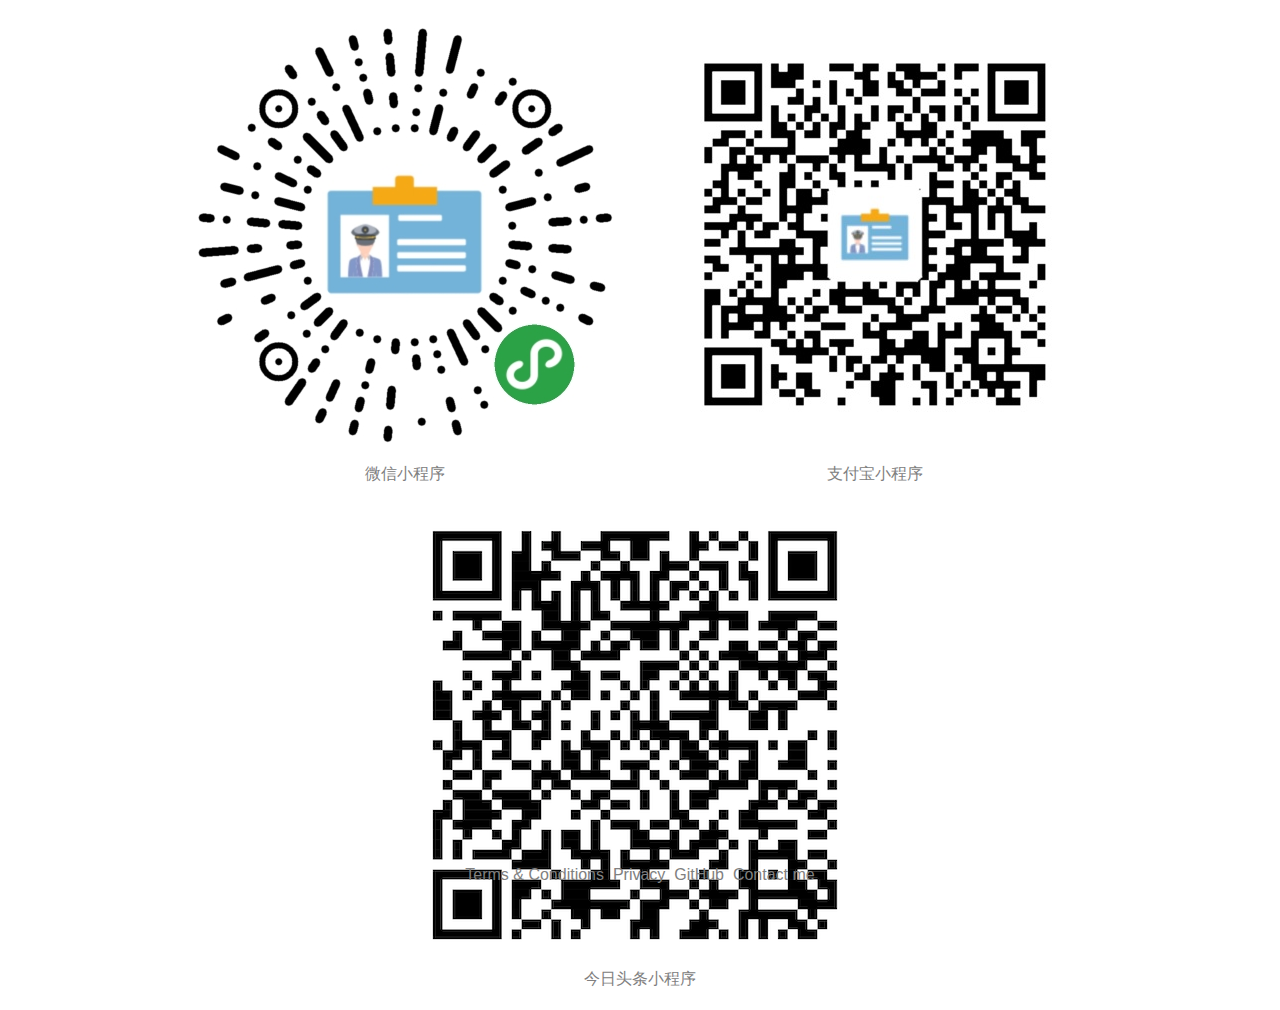
<file: index.html>
<!DOCTYPE html>
<html lang="en">
<head>
    <meta charset="utf-8">
    <title>Cwamp</title>
    <meta http-equiv="X-UA-Compatible" content="IE=edge">
    <meta name="viewport" content="width=device-width,initial-scale=1.0">
    <link rel="icon" href="https://apps.upcwangying.com/rn/demo/image.57x57.png">
    <link href="./css/app.css" rel="stylesheet" type="text/css" media="all" />
    <link href="./css/demo.css" rel="stylesheet" type="text/css" media="all" />
</head>
<body>
    <div class="wrapper">
        <div class="container">
            <div class="img-container" onmouseenter="onMouseEnter(this)" onmouseleave="onMouseLeave(this)">
                <div id="overlay" class="hidden">
                    <span>扫码隐藏</span>
                </div>
                <img src="./images/wechat-code.jpg" />
            </div>
            <a href="#" class="title">微信小程序</a>
        </div>
        <div class="container">
            <div class="img-container" onmouseenter="onMouseEnter(this)" onmouseleave="onMouseLeave(this)">
                <div id="overlay" class="hidden">
                    <span>扫码隐藏</span>
                </div>
                <img src="./images/alipay-code.jpg" />
            </div>
            <a href="#" class="title">支付宝小程序</a>
        </div>
        <div class="container">
            <div class="img-container" onmouseenter="onMouseEnter(this)" onmouseleave="onMouseLeave(this)">
                <div id="overlay" class="hidden">
                    <span>扫码隐藏</span>
                </div>
                <img src="./images/toutiao-code.png" />
            </div>
            <a href="#" class="title">今日头条小程序</a>
        </div>
    </div>
    <div class="terms-wrapper">
        <a class="terms" href="./terms-and-conditions.html" target="_blank">Terms &amp; Conditions</a>&nbsp;&nbsp;
        <a class="terms" href="./privacy.html" target="_blank">Privacy</a>&nbsp;&nbsp;
        <a class="terms" href="https://github.com/cwamp" target="_blank">GitHub</a>&nbsp;&nbsp;
        <a href="mailto:me@upcwangying.com">Contact me</a>
    </div>
</body>
<script type="text/javascript">
    function onMouseEnter(ele) {
        const overlay = ele.firstElementChild;
        overlay.className = "overlay";
    }

    function onMouseLeave(ele) {
        const overlay = ele.firstElementChild;
        overlay.className = "hidden";
    }
</script>
</html>
</file>
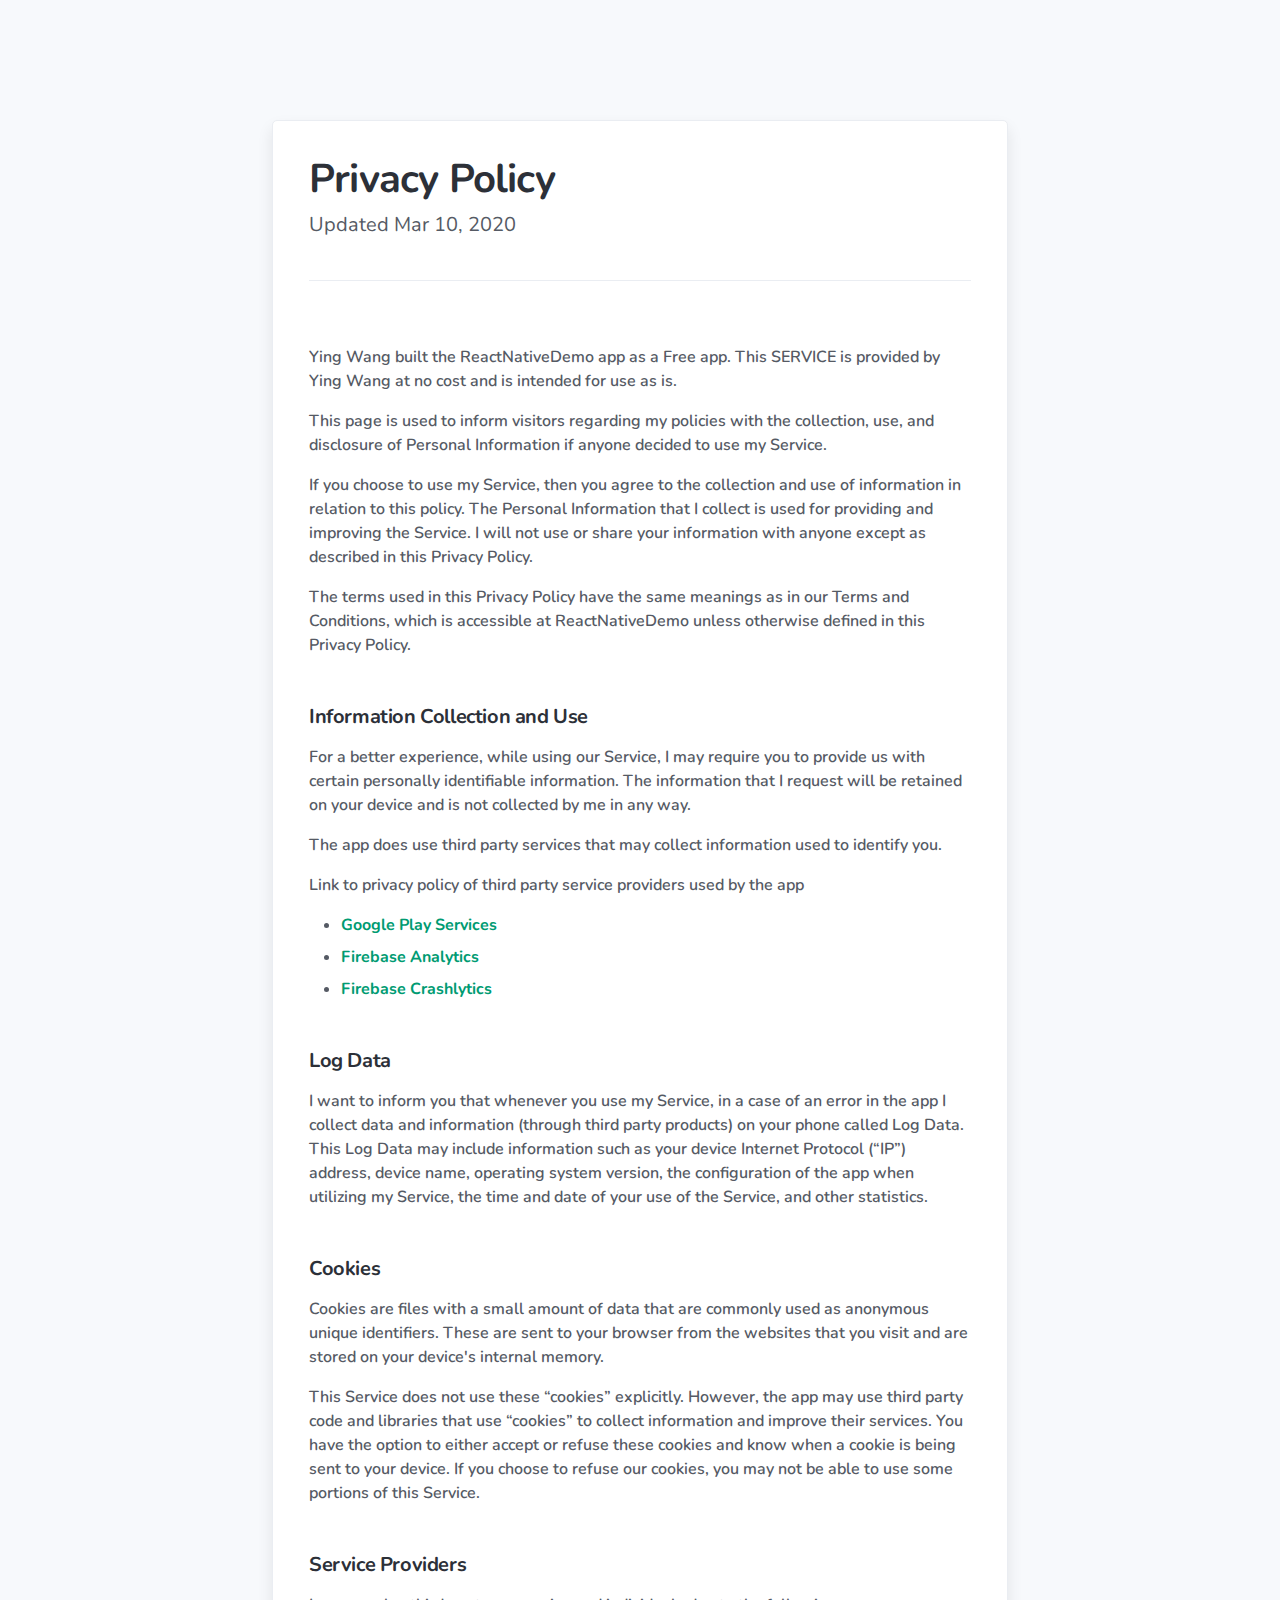
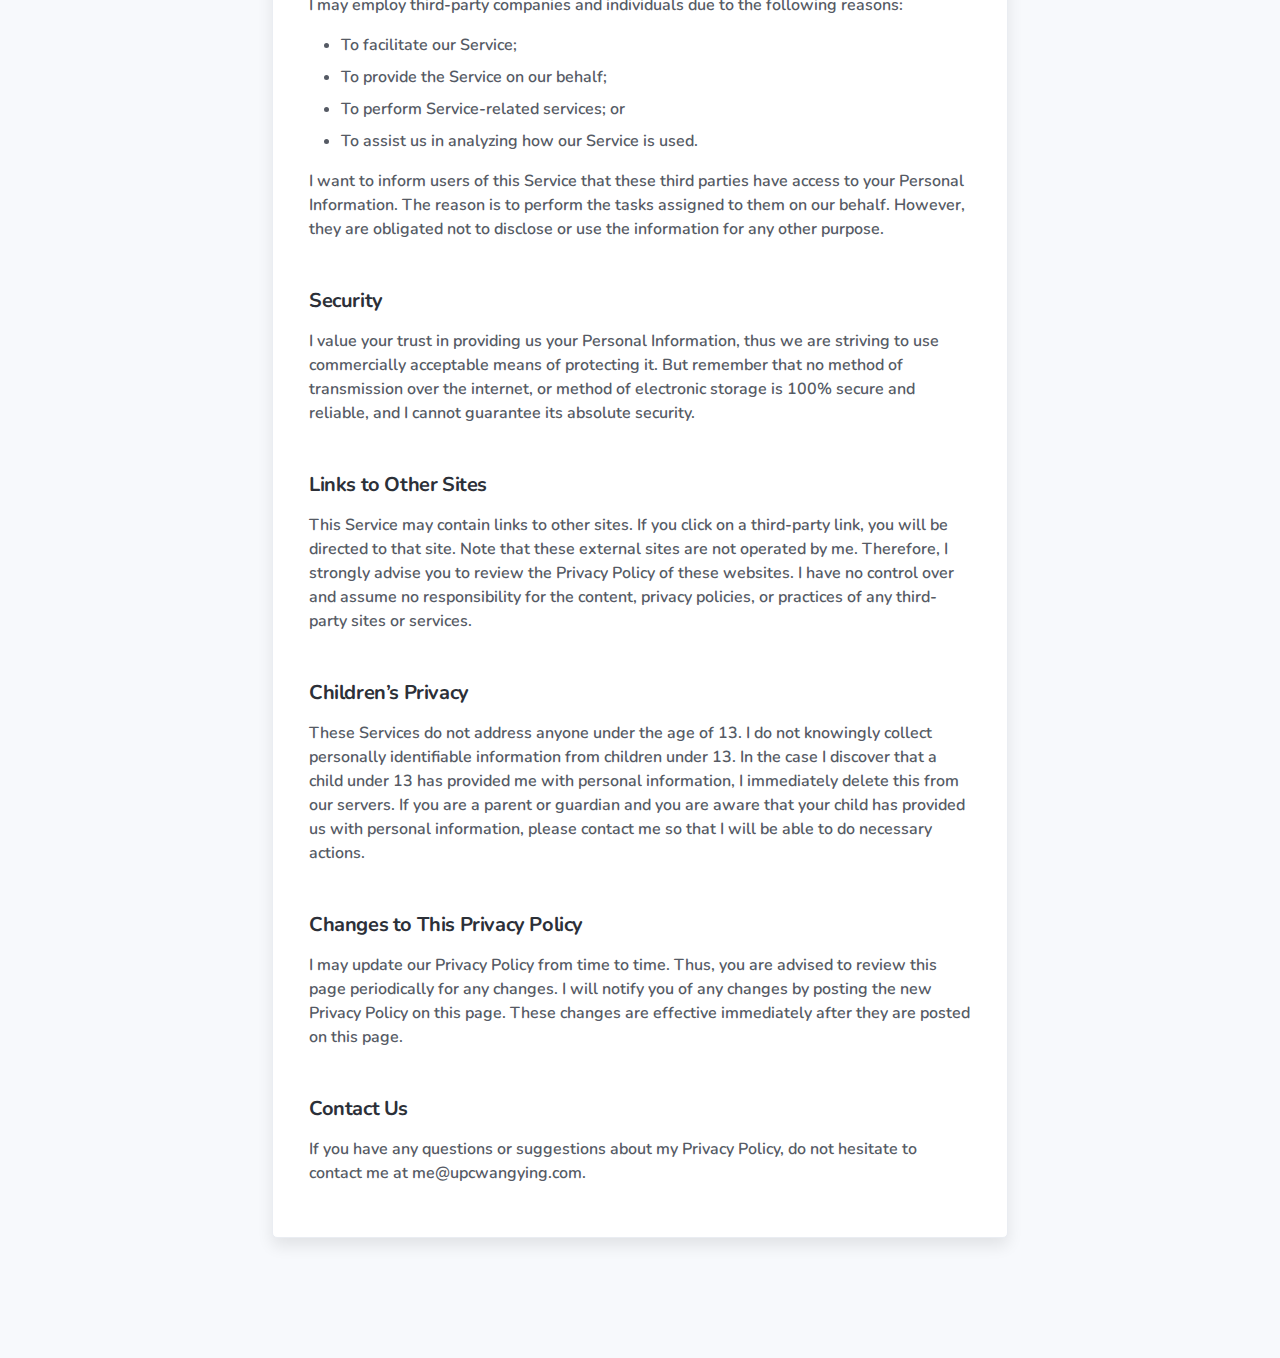
<file: privacy.html>
<!doctype html>
<html lang="en">

<head>
    <meta charset="utf-8">
    <title>Privacy Policy</title>
    <meta name="viewport" content="width=device-width, initial-scale=1.0">
    <meta name="description" content="Bootstrap HTML template and UI kit by Medium Rare">
    <!-- Begin loading animation -->
    <link href="./css/loader-pulse.css" rel="stylesheet" type="text/css" media="all" />
    <!-- End loading animation -->
    <link href="./css/theme.css" rel="stylesheet" type="text/css" media="all" />
    <link href="https://fonts.googleapis.com/css?family=Nunito:400,400i,600,700&display=swap" rel="stylesheet">
</head>

<body>
<section class="bg-light">
    <div class="container">
        <div class="row justify-content-center">
            <div class="col-xl-8 col-lg-9 col-md-11">
                <div class="card card-body shadow">
                    <div class="d-flex flex-column justify-content-between align-items-start pb-4 mb-4 mb-md-5 border-bottom">
                        <div class="mb-3">
                            <h1 class="mb-2">Privacy Policy</h1>
                            <div class="lead">Updated Mar 10, 2020</div>
                        </div>
                    </div>
                    <article class="article">
                        <h3 class="h2"></h3>
                        <p>
                            Ying Wang built the ReactNativeDemo app as
                            a Free app. This SERVICE is provided by
                            Ying Wang at no cost and is intended for
                            use as is.
                        </p>
                        <p>
                            This page is used to inform visitors regarding
                            my policies with the collection, use, and
                            disclosure of Personal Information if anyone decided to use
                            my Service.
                        </p>
                        <p>
                            If you choose to use my Service, then you agree
                            to the collection and use of information in relation to this
                            policy. The Personal Information that I collect is
                            used for providing and improving the Service.
                            I will not use or share your
                            information with anyone except as described in this Privacy
                            Policy.
                        </p>
                        <p>
                            The terms used in this Privacy Policy have the same meanings
                            as in our Terms and Conditions, which is accessible at
                            ReactNativeDemo unless otherwise defined in this Privacy
                            Policy.
                        </p>
                        <h5>Information Collection and Use</h5>
                        <p>
                            For a better experience, while using our Service,
                            I may require you to provide us with certain
                            personally identifiable information. The
                            information that I request will be
                            retained on your device and is not collected by me in any way.
                        </p>
                        <p>
                            The app does use third party services that may collect
                            information used to identify you.
                        </p>
                        <p>
                            Link to privacy policy of third party service providers
                            used by the app
                        </p>
                        <ul>
                            <li><a href="https://play.google.com/intl/en_us/about/privacy-security-deception" target="_blank">Google Play Services</a></li>
                            <li><a href="https://firebase.google.com/policies/analytics" target="_blank">Firebase Analytics</a></li>
                            <li><a href="https://firebase.google.com/terms/crashlytics" target="_blank">Firebase Crashlytics</a></li>
                        </ul>
                        <h5>Log Data</h5>
                        <p>
                            I want to inform you that whenever
                            you use my Service, in a case of an error in the
                            app I collect data and information (through third
                            party products) on your phone called Log Data. This Log Data
                            may include information such as your device Internet
                            Protocol (“IP”) address, device name, operating system
                            version, the configuration of the app when utilizing
                            my Service, the time and date of your use of the
                            Service, and other statistics.
                        </p>
                        <h5>Cookies</h5>
                        <p>
                            Cookies are files with a small amount of data that are
                            commonly used as anonymous unique identifiers. These are
                            sent to your browser from the websites that you visit and
                            are stored on your device's internal memory.
                        </p>
                        <p>
                            This Service does not use these “cookies” explicitly.
                            However, the app may use third party code and libraries that
                            use “cookies” to collect information and improve their
                            services. You have the option to either accept or refuse
                            these cookies and know when a cookie is being sent to your
                            device. If you choose to refuse our cookies, you may not be
                            able to use some portions of this Service.
                        </p>
                        <h5>Service Providers</h5>
                        <p>
                            I may employ third-party companies
                            and individuals due to the following reasons:
                        </p>
                        <ul>
                            <li>To facilitate our Service;</li>
                            <li>To provide the Service on our behalf;</li>
                            <li>To perform Service-related services; or</li>
                            <li>To assist us in analyzing how our Service is used.</li>
                        </ul>
                        <p>
                            I want to inform users of this
                            Service that these third parties have access to your
                            Personal Information. The reason is to perform the tasks
                            assigned to them on our behalf. However, they are obligated
                            not to disclose or use the information for any other
                            purpose.
                        </p>
                        <h5>Security</h5>
                        <p>
                            I value your trust in providing us
                            your Personal Information, thus we are striving to use
                            commercially acceptable means of protecting it. But remember
                            that no method of transmission over the internet, or method
                            of electronic storage is 100% secure and reliable, and
                            I cannot guarantee its absolute security.
                        </p>
                        <h5>Links to Other Sites</h5>
                        <p>
                            This Service may contain links to other sites. If you click
                            on a third-party link, you will be directed to that site.
                            Note that these external sites are not operated by
                            me. Therefore, I strongly advise you to
                            review the Privacy Policy of these websites.
                            I have no control over and assume no
                            responsibility for the content, privacy policies, or
                            practices of any third-party sites or services.
                        </p>
                        <h5>Children’s Privacy</h5>
                        <p>
                            These Services do not address anyone under the age of 13.
                            I do not knowingly collect personally
                            identifiable information from children under 13. In the case
                            I discover that a child under 13 has provided
                            me with personal information,
                            I immediately delete this from our servers. If you
                            are a parent or guardian and you are aware that your child
                            has provided us with personal information, please contact
                            me so that I will be able to do
                            necessary actions.
                        </p>
                        <h5>Changes to This Privacy Policy</h5>
                        <p>
                            I may update our Privacy Policy from
                            time to time. Thus, you are advised to review this page
                            periodically for any changes. I will
                            notify you of any changes by posting the new Privacy Policy
                            on this page. These changes are effective immediately after
                            they are posted on this page.
                        </p>
                        <h5>Contact Us</h5>
                        <p>
                            If you have any questions or suggestions about
                            my Privacy Policy, do not hesitate to contact
                            me at me@upcwangying.com.
                        </p>
                    </article>
                </div>
            </div>
        </div>
    </div>
</section>

<script type="text/javascript" src="https://apps.upcwangying.com/assets/js/theme.js"></script>
<!-- Removes page load animation when window is finished loading -->
<script type="text/javascript">
  window.addEventListener("load",function(){document.querySelector('body').classList.add('loaded');});
</script>
</body>
</html>
</file>
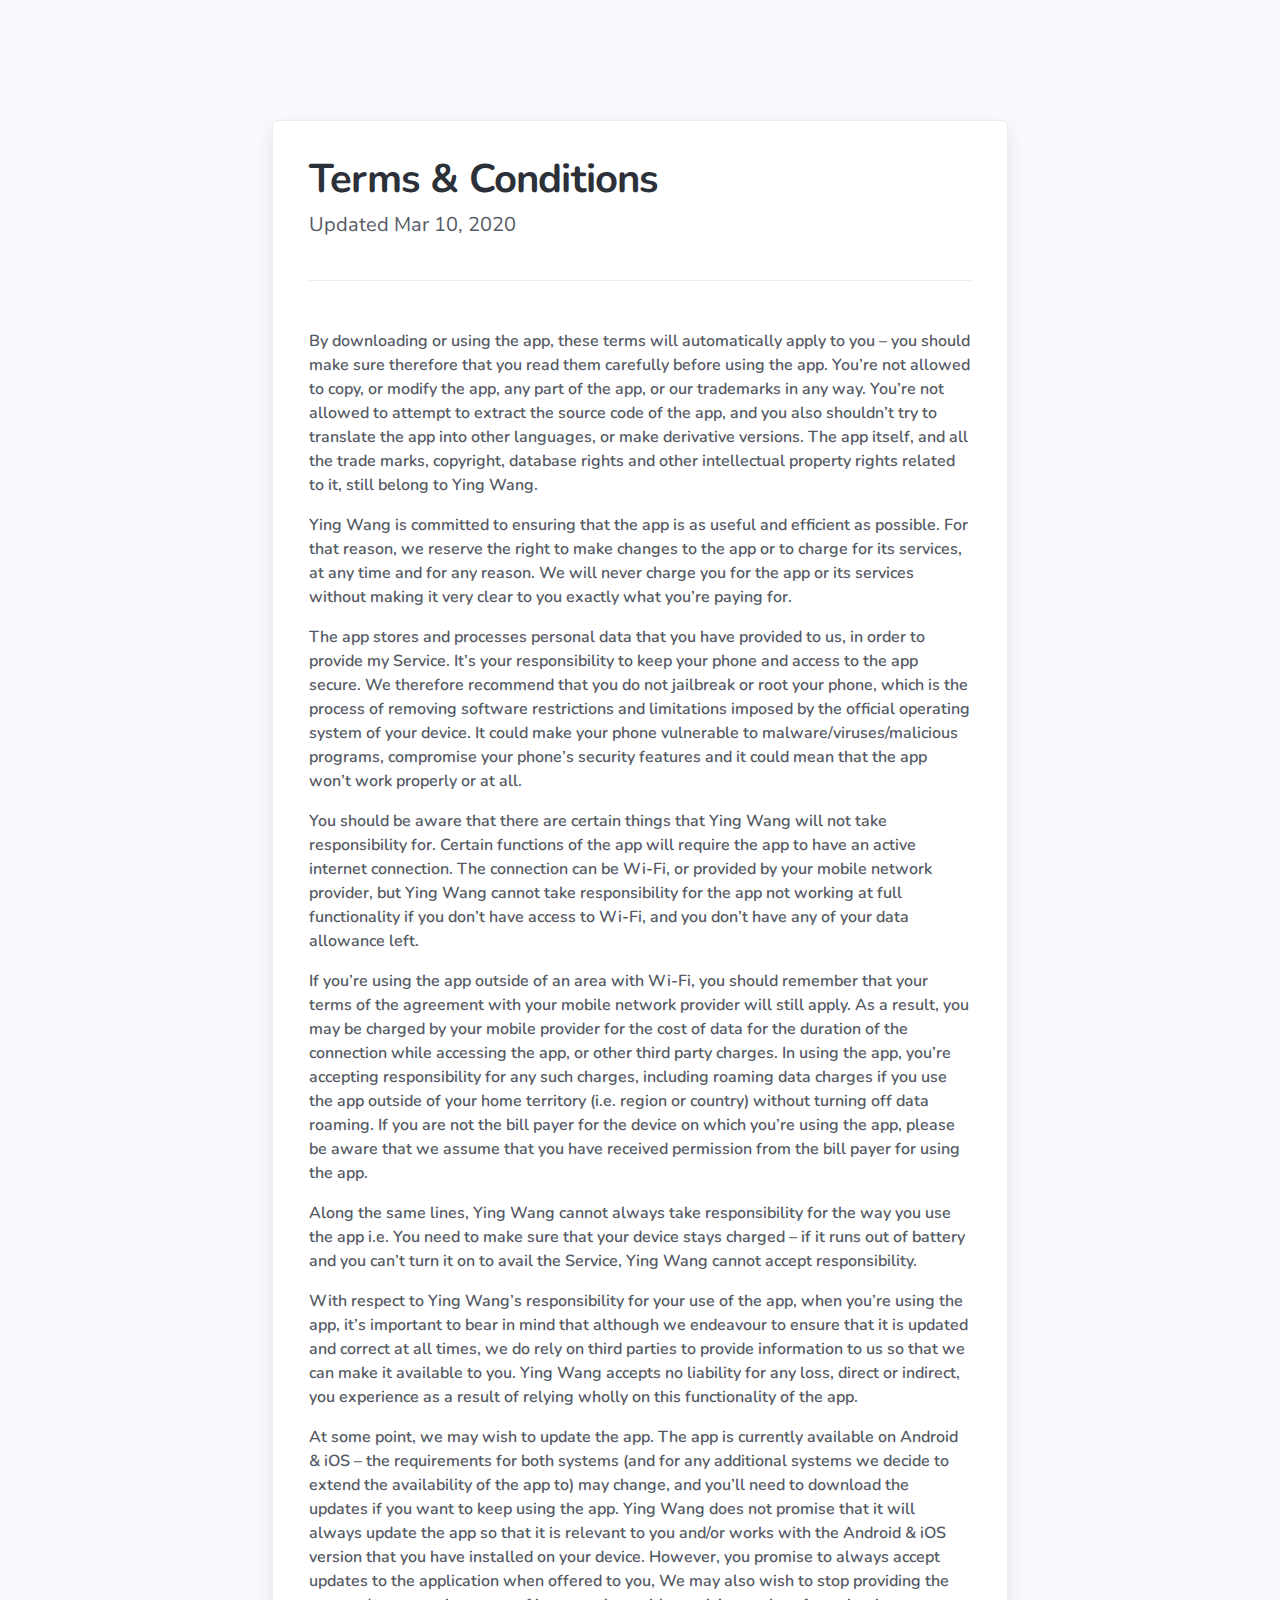
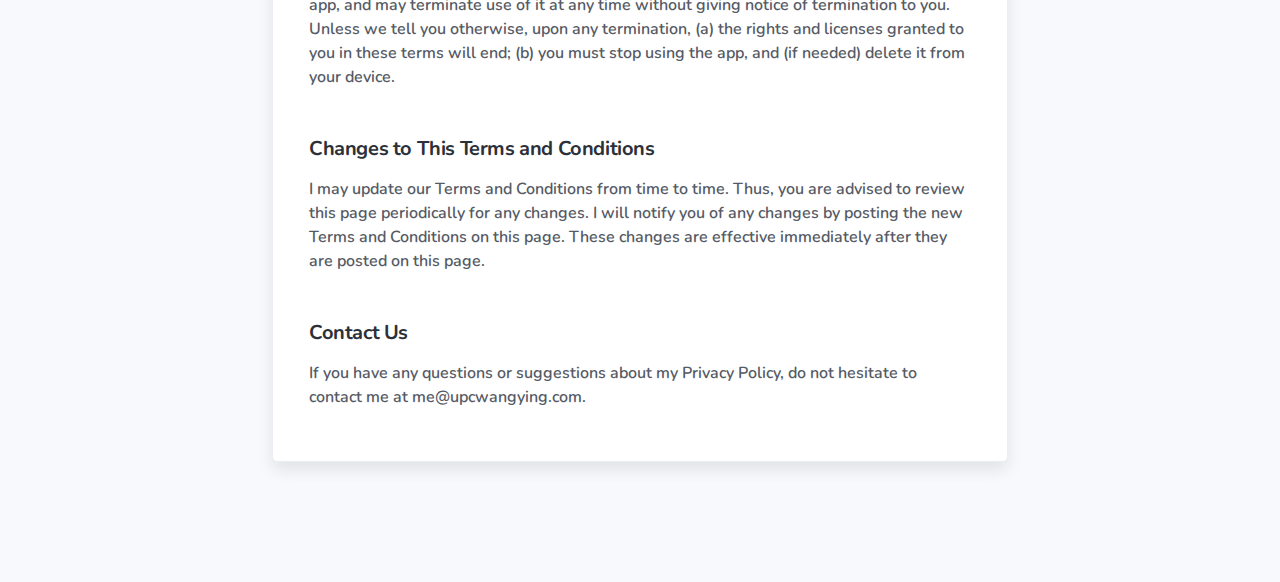
<file: terms-and-conditions.html>
<!doctype html>
<html lang="en">

  <head>
    <meta charset="utf-8">
    <title>Terms &amp; Conditions</title>
    <meta name="viewport" content="width=device-width, initial-scale=1.0">
    <link rel="shortcut icon" href="favicon.png">
    <!-- Begin loading animation -->
    <link href="./css/loader-pulse.css" rel="stylesheet" type="text/css" media="all" />
    <!-- End loading animation -->
    <link href="./css/theme.css" rel="stylesheet" type="text/css" media="all" />
    <link href="https://fonts.googleapis.com/css?family=Nunito:400,400i,600,700&display=swap" rel="stylesheet">
  </head>

  <body>

    <section class="bg-light">
      <div class="container">
        <div class="row justify-content-center">
          <div class="col-xl-8 col-lg-9 col-md-11">
            <div class="card card-body shadow">
              <div class="d-flex flex-column justify-content-between align-items-start pb-4 mb-4 mb-md-5 border-bottom">
                <div class="mb-3">
                  <h1 class="mb-2">Terms &amp; Conditions</h1>
                  <div class="lead">Updated Mar 10, 2020</div>
                </div>
              </div>
              <article class="article">
                <p>
                  By downloading or using the app, these terms will
                  automatically apply to you – you should make sure therefore
                  that you read them carefully before using the app. You’re
                  not allowed to copy, or modify the app, any part of the app,
                  or our trademarks in any way. You’re not allowed to attempt
                  to extract the source code of the app, and you also
                  shouldn’t try to translate the app into other languages, or
                  make derivative versions. The app itself, and all the trade
                  marks, copyright, database rights and other intellectual
                  property rights related to it, still belong to
                  Ying Wang.
                </p>
                <p>
                  Ying Wang is committed to ensuring that the app
                  is as useful and efficient as possible. For that reason, we
                  reserve the right to make changes to the app or to charge
                  for its services, at any time and for any reason. We will
                  never charge you for the app or its services without making
                  it very clear to you exactly what you’re paying for.
                </p>
                <p>
                  The app stores and processes personal data
                  that you have provided to us, in order to provide
                  my Service. It’s your responsibility to keep your
                  phone and access to the app secure. We therefore recommend
                  that you do not jailbreak or root your phone, which is the
                  process of removing software restrictions and limitations
                  imposed by the official operating system of your device. It
                  could make your phone vulnerable to
                  malware/viruses/malicious programs, compromise your phone’s
                  security features and it could mean that the
                  app won’t work properly or at all.
                </p>
                <p>
                  You should be aware that there are certain things that
                  Ying Wang will not take responsibility for.
                  Certain functions of the app will require the app to have an
                  active internet connection. The connection can be Wi-Fi, or
                  provided by your mobile network provider, but
                  Ying Wang cannot take responsibility for the
                  app not working at full functionality if you don’t have
                  access to Wi-Fi, and you don’t have any of your data
                  allowance left.
                </p>
                <p>
                  If you’re using the app outside of an area with Wi-Fi, you
                  should remember that your terms of the agreement with your
                  mobile network provider will still apply. As a result, you
                  may be charged by your mobile provider for the cost of data
                  for the duration of the connection while accessing the app,
                  or other third party charges. In using the app, you’re
                  accepting responsibility for any such charges, including
                  roaming data charges if you use the app outside of your home
                  territory (i.e. region or country) without turning off data
                  roaming. If you are not the bill payer for the device on
                  which you’re using the app, please be aware that we assume
                  that you have received permission from the bill payer for
                  using the app.
                </p>
                <p>
                  Along the same lines, Ying Wang cannot always
                  take responsibility for the way you use the app i.e. You
                  need to make sure that your device stays charged – if it
                  runs out of battery and you can’t turn it on to avail the
                  Service, Ying Wang cannot accept
                  responsibility.
                </p>
                <p>
                  With respect to Ying Wang’s responsibility for
                  your use of the app, when you’re using the app, it’s
                  important to bear in mind that although we endeavour to
                  ensure that it is updated and correct at all times, we do
                  rely on third parties to provide information to us so that
                  we can make it available to you.
                  Ying Wang accepts no liability for any loss,
                  direct or indirect, you experience as a result of relying
                  wholly on this functionality of the app.
                </p>
                <p>
                  At some point, we may wish to update the app. The app is
                  currently available on Android &amp; iOS – the requirements for
                  both systems (and for any additional systems we
                  decide to extend the availability of the app to) may change,
                  and you’ll need to download the updates if you want to keep
                  using the app. Ying Wang does not promise that
                  it will always update the app so that it is relevant to you
                  and/or works with the Android &amp; iOS version that you have
                  installed on your device. However, you promise to always
                  accept updates to the application when offered to you, We
                  may also wish to stop providing the app, and may terminate
                  use of it at any time without giving notice of termination
                  to you. Unless we tell you otherwise, upon any termination,
                  (a) the rights and licenses granted to you in these terms
                  will end; (b) you must stop using the app, and (if needed)
                  delete it from your device.
                </p>
                <h5>Changes to This Terms and Conditions</h5>
                <p>
                  I may update our Terms and Conditions
                  from time to time. Thus, you are advised to review this page
                  periodically for any changes. I will
                  notify you of any changes by posting the new Terms and
                  Conditions on this page. These changes are effective
                  immediately after they are posted on this page.
                </p>
                <h5>Contact Us</h5>
                <p>
                  If you have any questions or suggestions about
                  my Privacy Policy, do not hesitate to contact
                  me at me@upcwangying.com.
                </p>
              </article>
            </div>
          </div>
        </div>
      </div>
    </section>
    <!-- Required theme scripts (Do not remove) -->
    <script type="text/javascript" src="https://apps.upcwangying.com/assets/js/theme.js"></script>
    <!-- Removes page load animation when window is finished loading -->
    <script type="text/javascript">
      window.addEventListener("load",function(){document.querySelector('body').classList.add('loaded');});
    </script>

  </body>

</html>
</file>
<file: css/app.css>
html, body {
    font-family: -apple-system, BlinkMacSystemFont, "Segoe UI", Roboto, Helvetica, Arial, sans-serif, "Apple Color Emoji", "Segoe UI Emoji", "Segoe UI Symbol";
    color: #2c3e50;
}

body {
    display: flex;
    flex-direction: column;
    align-items: center;
    margin: 30px;
    position: relative;
}

body.dark {
    background-color: black;
    color: #c2ccd0;
}

.btn {
    align-self: flex-end;
    position: absolute;
    top: 20;
    right: 20;
}

h1 {
    text-align: center;
}

ol {
    line-height: 2.5em;
    padding-left: 2em;
}

ol {
    list-style: none; 
    counter-reset: li
}

li {
    font-size: 16px;
}

li::before {
    counter-increment: li;
    content: "." counter(li); 
    color: #808080;
    display: inline-block; 
    width: 1em; 
    margin-left: -1.5em;
    margin-right: 0.5em; 
    text-align: right; 
    direction: rtl
}

a {
    color: #808080;
    text-decoration: none;
}

a:hover {
    color: #f47983;
}

/* @media (prefers-color-scheme: dark) {
    html, body {
        background-color: black;
        color: #c2ccd0;
    }
} */
</file>
<file: css/demo.css>
body {
    position: relative;
    height: 100vh;
    padding: 0;
    margin: 0;
}

.wrapper {
    display: flex;
    flex-direction: row;
    justify-content: center;
    align-items: center;
    flex-wrap: wrap;
    padding: 0 30px;
}

.container {
    display: flex;
    flex-direction: column;
    justify-content: center;
    align-items: center;
    padding: 20px;
}

.img-container {
    position: relative;
}

.overlay {
    position: absolute;
    left: 0;
    right: 0;
    z-index: 1000;
    display: flex;
    justify-content: center;
    align-items: center;
    width: 100%;
    height: 100%;
    color: #7f8c8d;
    background-color: #2c3e50f9;
}

.title {
    margin-top: 10px;
}

.hidden {
    display: none;
}

.terms-wrapper {
    position: absolute;
    left: 0;
    bottom: 0;
    display: flex;
    height: 50px;
    line-height: 50px;
    justify-content: center;
    align-items: center;
    width: 100vw;
}

.terms {
    text-align: center;
}
</file>
<file: css/loader-pulse.css>
@keyframes hideLoader{0%{width:100%;height:100%}100%{width:0;height:0}}body>div.loader{position:fixed;background:#fff;width:100%;height:100%;z-index:1071;opacity:0;transition:opacity .5s ease;overflow:hidden;pointer-events:none;display:flex;align-items:center;justify-content:center}body:not(.loaded)>div.loader{opacity:1}body:not(.loaded){overflow:hidden}body.loaded>div.loader{animation:hideLoader .5s linear .5s forwards}.loading-animation{width:40px;height:40px;margin:100px auto;background-color:#009B72;border-radius:100%;animation:pulse 1s infinite ease-in-out}@keyframes pulse{0%{-webkit-transform:scale(0);transform:scale(0)}100%{-webkit-transform:scale(1);transform:scale(1);opacity:0}}
</file>
